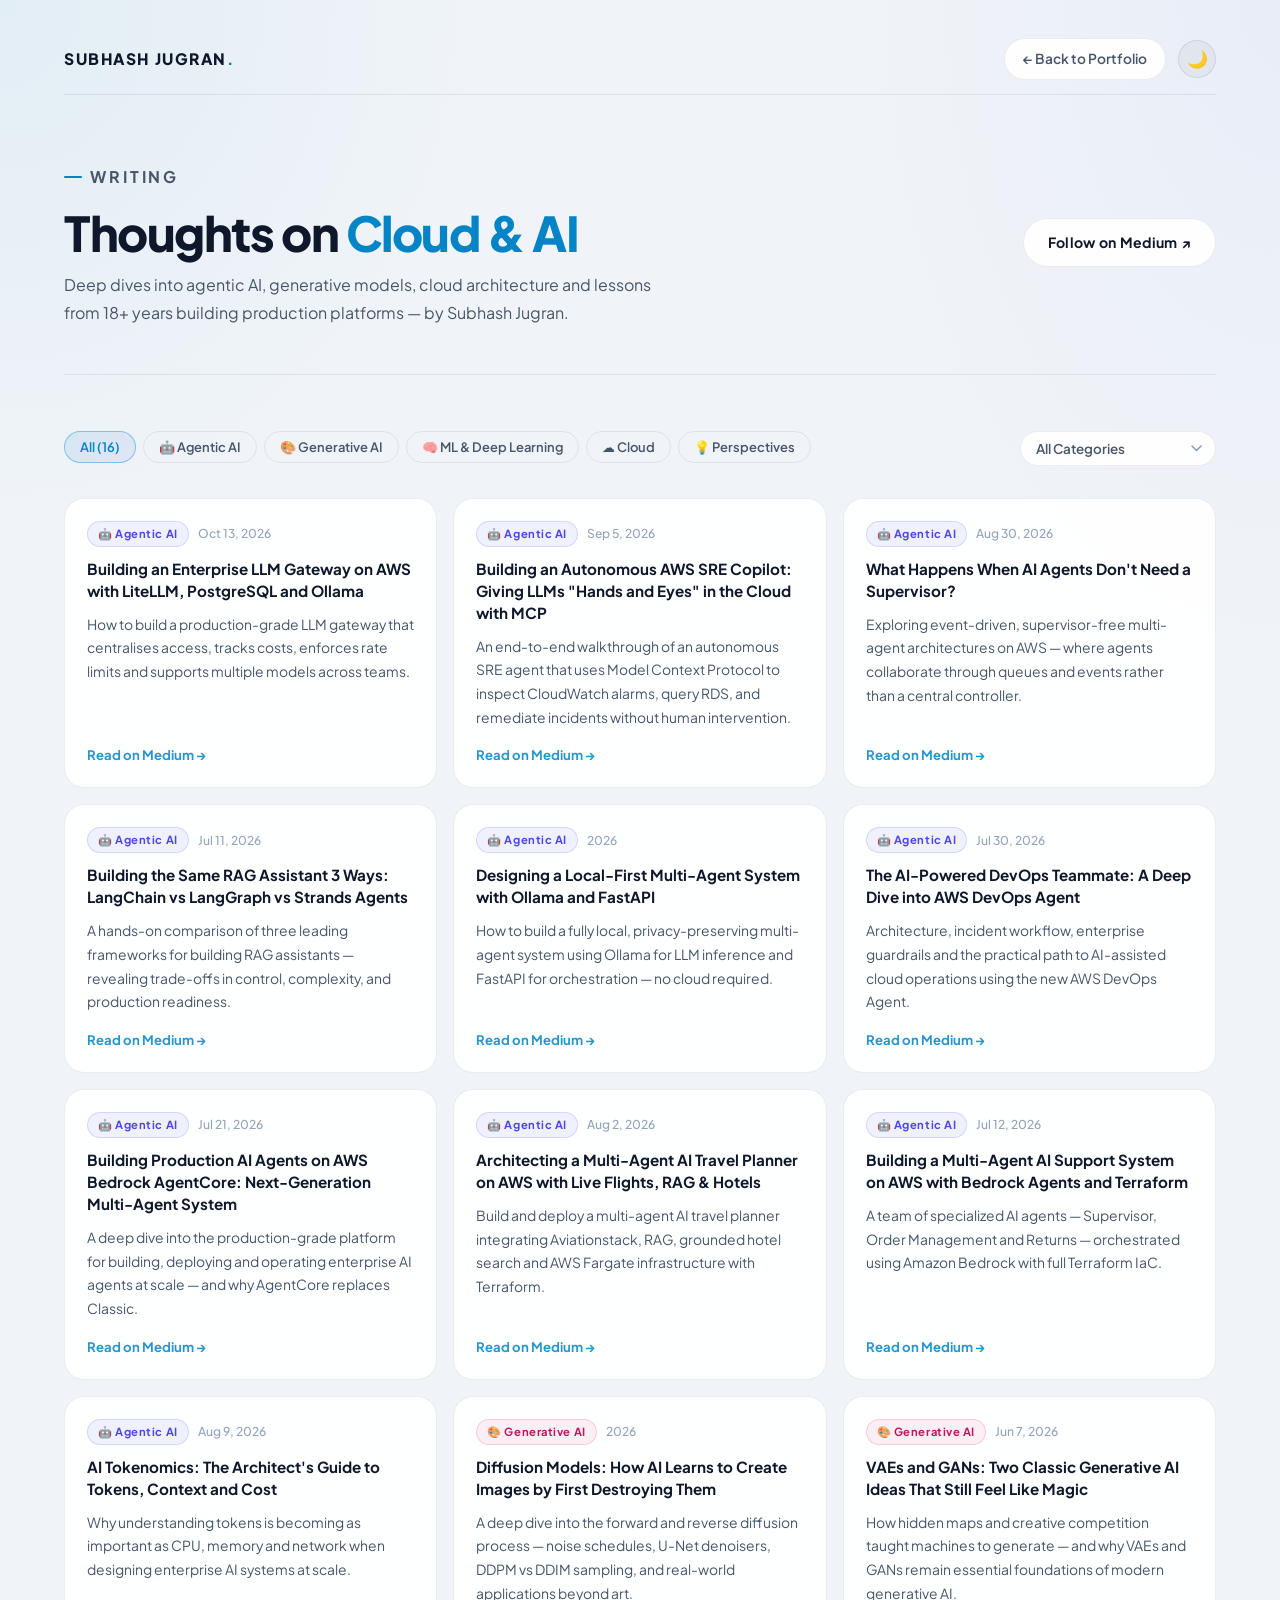
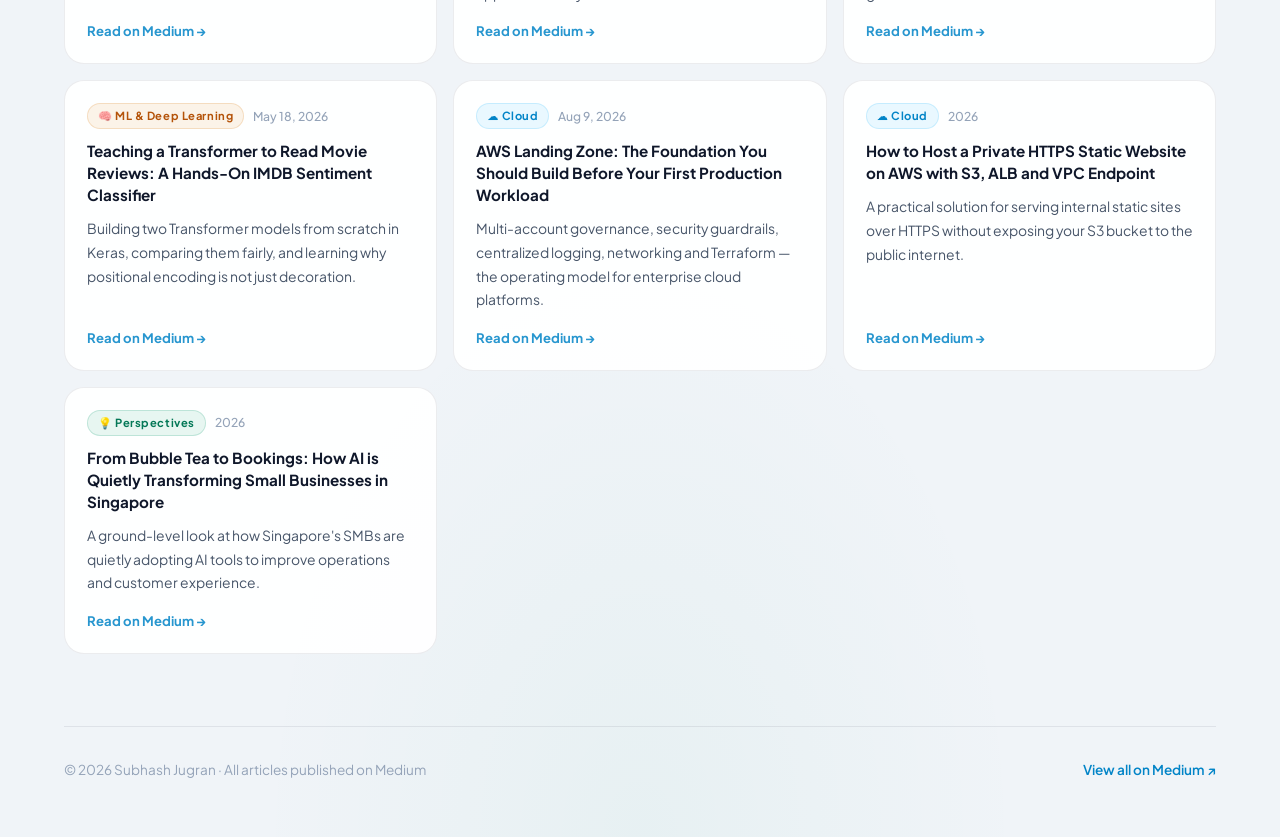
<file: blog/index.html>
<!DOCTYPE html>
<html lang="en" data-theme="light">
<head>
  <meta charset="UTF-8" />
  <meta name="viewport" content="width=device-width, initial-scale=1.0" />
  <title>Blog | Subhash Jugran — Cloud Architecture & AI</title>
  <meta name="description" content="Writing by Subhash Jugran on Agentic AI, Generative AI, ML, Cloud Architecture and perspectives on the future of tech." />
  <link rel="preconnect" href="https://fonts.googleapis.com">
  <link rel="preconnect" href="https://fonts.gstatic.com" crossorigin>
  <link href="https://fonts.googleapis.com/css2?family=Plus+Jakarta+Sans:wght@300;400;500;600;700;800&display=swap" rel="stylesheet">
  <link rel="stylesheet" href="../styles.css" />
  <style>
    /* ── Blog-page-specific styles ── */
    .blog-hero {
      padding: 64px 0 48px;
      border-bottom: 1px solid var(--line);
      margin-bottom: 56px;
    }
    .blog-hero-inner {
      display: flex;
      align-items: center;
      justify-content: space-between;
      gap: 32px;
      flex-wrap: wrap;
    }
    .blog-hero h1 {
      font-size: clamp(2rem, 4vw, 3rem);
      font-weight: 800;
      letter-spacing: -0.03em;
      line-height: 1.1;
      color: var(--text);
      margin-bottom: 12px;
    }
    .blog-hero h1 span { color: var(--primary); }
    .blog-hero p {
      color: var(--text-muted);
      font-size: 1rem;
      line-height: 1.7;
      max-width: 52ch;
    }
    .back-link {
      display: inline-flex;
      align-items: center;
      gap: 7px;
      padding: 9px 18px;
      border-radius: 999px;
      border: 1px solid var(--line);
      background: var(--bg-card);
      color: var(--text-muted);
      font-size: 0.86rem;
      font-weight: 600;
      transition: border-color .2s, color .2s, background .2s;
      white-space: nowrap;
    }
    .back-link:hover {
      border-color: var(--line-hover);
      color: var(--primary);
    }
    .blog-count {
      display: inline-flex;
      align-items: center;
      gap: 6px;
      padding: 5px 14px;
      border-radius: 999px;
      background: var(--primary-glow);
      border: 1px solid var(--line-hover);
      color: var(--primary);
      font-size: 0.8rem;
      font-weight: 700;
      margin-left: 14px;
    }
    .blog-page-topbar {
      display: flex;
      align-items: center;
      justify-content: space-between;
      padding: 14px 0;
      margin-bottom: 0;
      border-bottom: 1px solid var(--line);
    }
    .blog-page-brand {
      font-weight: 800;
      font-size: 0.98rem;
      letter-spacing: 0.1em;
      text-transform: uppercase;
      color: var(--text);
    }
    .blog-page-brand span { color: var(--primary); }
    .blog-page-nav {
      display: flex;
      align-items: center;
      gap: 12px;
    }
    /* Full-width blog grid on this page */
    .blog-grid-full {
      display: grid;
      grid-template-columns: repeat(3, minmax(0,1fr));
      gap: 16px;
    }
    @media (max-width: 900px) {
      .blog-grid-full { grid-template-columns: repeat(2, minmax(0,1fr)); }
    }
    @media (max-width: 560px) {
      .blog-grid-full { grid-template-columns: 1fr; }
      .blog-hero h1   { font-size: 1.8rem; }
      .blog-filter-btn { flex: 1 1 calc(50% - 4px); text-align: center; justify-content: center; }
    }
    .blog-footer {
      margin-top: 72px;
      padding: 32px 0;
      border-top: 1px solid var(--line);
      display: flex;
      align-items: center;
      justify-content: space-between;
      gap: 16px;
      flex-wrap: wrap;
    }
    .blog-footer p { color: var(--text-faint); font-size: 0.85rem; }
    .blog-footer a { color: var(--primary); font-weight: 600; font-size: 0.85rem; }
  </style>
</head>
<body>
  <div class="site-shell">

    <!-- ── Top bar ───────────────────────────────────────── -->
    <div class="blog-page-topbar">
      <a class="blog-page-brand" href="/">SUBHASH JUGRAN<span>.</span></a>
      <div class="blog-page-nav">
        <a class="back-link" href="/">← Back to Portfolio</a>
        <button class="theme-toggle" id="theme-toggle" aria-label="Toggle theme" title="Switch theme">
          <span class="theme-icon">🌙</span>
        </button>
      </div>
    </div>

    <!-- ── Blog hero ─────────────────────────────────────── -->
    <div class="blog-hero">
      <div class="blog-hero-inner">
        <div>
          <p class="eyebrow">Writing</p>
          <h1>Thoughts on <span>Cloud & AI</span></h1>
          <p>Deep dives into agentic AI, generative models, cloud architecture and lessons from 18+ years building production platforms — by Subhash Jugran.</p>
        </div>
        <a class="btn btn-secondary" href="https://medium.com/@subhashjugran" target="_blank" rel="noreferrer">Follow on Medium ↗</a>
      </div>
    </div>

    <!-- ── Filter controls ───────────────────────────────── -->
    <div class="blog-controls" style="margin-bottom:32px;">
      <div class="blog-filter-bar" role="group" aria-label="Filter blogs by category">
        <button class="blog-filter-btn active" data-filter="all">All <span id="count-all"></span></button>
        <button class="blog-filter-btn" data-filter="agentic-ai">🤖 Agentic AI</button>
        <button class="blog-filter-btn" data-filter="generative-ai">🎨 Generative AI</button>
        <button class="blog-filter-btn" data-filter="ml">🧠 ML &amp; Deep Learning</button>
        <button class="blog-filter-btn" data-filter="cloud">☁️ Cloud</button>
        <button class="blog-filter-btn" data-filter="perspectives">💡 Perspectives</button>
      </div>
      <div class="blog-select-wrap">
        <select class="blog-select" id="blog-category-select" aria-label="Select blog category">
          <option value="all">All Categories</option>
          <option value="agentic-ai">🤖 Agentic AI</option>
          <option value="generative-ai">🎨 Generative AI</option>
          <option value="ml">🧠 ML &amp; Deep Learning</option>
          <option value="cloud">☁️ Cloud</option>
          <option value="perspectives">💡 Perspectives</option>
        </select>
      </div>
    </div>

    <!-- ── Blog grid ─────────────────────────────────────── -->
    <div class="blog-grid-full" id="blog-grid">

      <!-- ── Agentic AI ──────────────────────────────────── -->
      <article class="blog-card" data-category="agentic-ai">
        <a href="https://medium.com/@subhashjugran/building-an-enterprise-llm-gateway-on-aws-with-litellm-postgresql-and-ollama-ca6faf0ee6b5" target="_blank" rel="noopener noreferrer">
          <div class="blog-card-inner">
            <div class="blog-meta">
              <span class="blog-tag agentic-tag">🤖 Agentic AI</span>
              <span class="blog-date">Oct 13, 2026</span>
            </div>
            <h3>Building an Enterprise LLM Gateway on AWS with LiteLLM, PostgreSQL and Ollama</h3>
            <p>How to build a production-grade LLM gateway that centralises access, tracks costs, enforces rate limits and supports multiple models across teams.</p>
            <span class="read-more">Read on Medium →</span>
          </div>
        </a>
      </article>

      <article class="blog-card" data-category="agentic-ai">
        <a href="https://medium.com/@subhashjugran/building-an-autonomous-aws-sre-copilot-giving-llms-hands-and-eyes-in-the-cloud-with-mcp-63de6574a2ef" target="_blank" rel="noopener noreferrer">
          <div class="blog-card-inner">
            <div class="blog-meta">
              <span class="blog-tag agentic-tag">🤖 Agentic AI</span>
              <span class="blog-date">Sep 5, 2026</span>
            </div>
            <h3>Building an Autonomous AWS SRE Copilot: Giving LLMs "Hands and Eyes" in the Cloud with MCP</h3>
            <p>An end-to-end walkthrough of an autonomous SRE agent that uses Model Context Protocol to inspect CloudWatch alarms, query RDS, and remediate incidents without human intervention.</p>
            <span class="read-more">Read on Medium →</span>
          </div>
        </a>
      </article>

      <article class="blog-card" data-category="agentic-ai">
        <a href="https://medium.com/@subhashjugran/what-happens-when-ai-agents-dont-need-a-supervisor-851a39b74807" target="_blank" rel="noopener noreferrer">
          <div class="blog-card-inner">
            <div class="blog-meta">
              <span class="blog-tag agentic-tag">🤖 Agentic AI</span>
              <span class="blog-date">Aug 30, 2026</span>
            </div>
            <h3>What Happens When AI Agents Don't Need a Supervisor?</h3>
            <p>Exploring event-driven, supervisor-free multi-agent architectures on AWS — where agents collaborate through queues and events rather than a central controller.</p>
            <span class="read-more">Read on Medium →</span>
          </div>
        </a>
      </article>

      <article class="blog-card" data-category="agentic-ai">
        <a href="https://medium.com/generative-ai/building-the-same-rag-assistant-3-ways-langchain-vs-langgraph-vs-strands-agents-298743d6b4d4" target="_blank" rel="noopener noreferrer">
          <div class="blog-card-inner">
            <div class="blog-meta">
              <span class="blog-tag agentic-tag">🤖 Agentic AI</span>
              <span class="blog-date">Jul 11, 2026</span>
            </div>
            <h3>Building the Same RAG Assistant 3 Ways: LangChain vs LangGraph vs Strands Agents</h3>
            <p>A hands-on comparison of three leading frameworks for building RAG assistants — revealing trade-offs in control, complexity, and production readiness.</p>
            <span class="read-more">Read on Medium →</span>
          </div>
        </a>
      </article>

      <article class="blog-card" data-category="agentic-ai">
        <a href="https://medium.com/@subhashjugran/designing-a-local-first-multi-agent-system-with-ollama-and-fastapi-dda5455c271b" target="_blank" rel="noopener noreferrer">
          <div class="blog-card-inner">
            <div class="blog-meta">
              <span class="blog-tag agentic-tag">🤖 Agentic AI</span>
              <span class="blog-date">2026</span>
            </div>
            <h3>Designing a Local-First Multi-Agent System with Ollama and FastAPI</h3>
            <p>How to build a fully local, privacy-preserving multi-agent system using Ollama for LLM inference and FastAPI for orchestration — no cloud required.</p>
            <span class="read-more">Read on Medium →</span>
          </div>
        </a>
      </article>

      <article class="blog-card" data-category="agentic-ai">
        <a href="https://medium.com/@subhashjugran/from-alert-storm-to-root-cause-d76657711b5c" target="_blank" rel="noopener noreferrer">
          <div class="blog-card-inner">
            <div class="blog-meta">
              <span class="blog-tag agentic-tag">🤖 Agentic AI</span>
              <span class="blog-date">Jul 30, 2026</span>
            </div>
            <h3>The AI-Powered DevOps Teammate: A Deep Dive into AWS DevOps Agent</h3>
            <p>Architecture, incident workflow, enterprise guardrails and the practical path to AI-assisted cloud operations using the new AWS DevOps Agent.</p>
            <span class="read-more">Read on Medium →</span>
          </div>
        </a>
      </article>

      <article class="blog-card" data-category="agentic-ai">
        <a href="https://towardsaws.com/building-production-ai-agents-on-aws-bedrock-agentcore-the-next-generation-multi-agent-system-a529998939bd" target="_blank" rel="noopener noreferrer">
          <div class="blog-card-inner">
            <div class="blog-meta">
              <span class="blog-tag agentic-tag">🤖 Agentic AI</span>
              <span class="blog-date">Jul 21, 2026</span>
            </div>
            <h3>Building Production AI Agents on AWS Bedrock AgentCore: Next-Generation Multi-Agent System</h3>
            <p>A deep dive into the production-grade platform for building, deploying and operating enterprise AI agents at scale — and why AgentCore replaces Classic.</p>
            <span class="read-more">Read on Medium →</span>
          </div>
        </a>
      </article>

      <article class="blog-card" data-category="agentic-ai">
        <a href="https://towardsaws.com/architecting-a-multi-agent-ai-travel-planner-on-aws-integrating-live-flights-grounded-hotels-rag-2fab54deb1a2" target="_blank" rel="noopener noreferrer">
          <div class="blog-card-inner">
            <div class="blog-meta">
              <span class="blog-tag agentic-tag">🤖 Agentic AI</span>
              <span class="blog-date">Aug 2, 2026</span>
            </div>
            <h3>Architecting a Multi-Agent AI Travel Planner on AWS with Live Flights, RAG &amp; Hotels</h3>
            <p>Build and deploy a multi-agent AI travel planner integrating Aviationstack, RAG, grounded hotel search and AWS Fargate infrastructure with Terraform.</p>
            <span class="read-more">Read on Medium →</span>
          </div>
        </a>
      </article>

      <article class="blog-card" data-category="agentic-ai">
        <a href="https://towardsaws.com/building-a-multi-agent-ai-support-system-on-aws-with-bedrock-agents-and-terraform-b0f7b08aea70" target="_blank" rel="noopener noreferrer">
          <div class="blog-card-inner">
            <div class="blog-meta">
              <span class="blog-tag agentic-tag">🤖 Agentic AI</span>
              <span class="blog-date">Jul 12, 2026</span>
            </div>
            <h3>Building a Multi-Agent AI Support System on AWS with Bedrock Agents and Terraform</h3>
            <p>A team of specialized AI agents — Supervisor, Order Management and Returns — orchestrated using Amazon Bedrock with full Terraform IaC.</p>
            <span class="read-more">Read on Medium →</span>
          </div>
        </a>
      </article>

      <article class="blog-card" data-category="agentic-ai">
        <a href="https://ai.plainenglish.io/ai-tokenomics-the-architects-guide-to-tokens-context-and-cost-401dd565f2f6" target="_blank" rel="noopener noreferrer">
          <div class="blog-card-inner">
            <div class="blog-meta">
              <span class="blog-tag agentic-tag">🤖 Agentic AI</span>
              <span class="blog-date">Aug 9, 2026</span>
            </div>
            <h3>AI Tokenomics: The Architect's Guide to Tokens, Context and Cost</h3>
            <p>Why understanding tokens is becoming as important as CPU, memory and network when designing enterprise AI systems at scale.</p>
            <span class="read-more">Read on Medium →</span>
          </div>
        </a>
      </article>

      <!-- ── Generative AI ───────────────────────────────── -->
      <article class="blog-card" data-category="generative-ai">
        <a href="https://medium.com/@subhashjugran/diffusion-models-how-ai-learns-to-create-images-by-first-destroying-a9ed9242797d" target="_blank" rel="noopener noreferrer">
          <div class="blog-card-inner">
            <div class="blog-meta">
              <span class="blog-tag genai-tag">🎨 Generative AI</span>
              <span class="blog-date">2026</span>
            </div>
            <h3>Diffusion Models: How AI Learns to Create Images by First Destroying Them</h3>
            <p>A deep dive into the forward and reverse diffusion process — noise schedules, U-Net denoisers, DDPM vs DDIM sampling, and real-world applications beyond art.</p>
            <span class="read-more">Read on Medium →</span>
          </div>
        </a>
      </article>

      <article class="blog-card" data-category="generative-ai">
        <a href="https://generativeai.pub/vaes-and-gans-two-classic-generative-ai-ideas-that-still-feel-like-magic-d2f6dc1237fd" target="_blank" rel="noopener noreferrer">
          <div class="blog-card-inner">
            <div class="blog-meta">
              <span class="blog-tag genai-tag">🎨 Generative AI</span>
              <span class="blog-date">Jun 7, 2026</span>
            </div>
            <h3>VAEs and GANs: Two Classic Generative AI Ideas That Still Feel Like Magic</h3>
            <p>How hidden maps and creative competition taught machines to generate — and why VAEs and GANs remain essential foundations of modern generative AI.</p>
            <span class="read-more">Read on Medium →</span>
          </div>
        </a>
      </article>

      <!-- ── ML & Deep Learning ──────────────────────────── -->
      <article class="blog-card" data-category="ml">
        <a href="https://medium.com/@subhashjugran/teaching-a-transformer-to-read-movie-reviews-a-hands-on-imdb-sentiment-classifier-521083fb0e10" target="_blank" rel="noopener noreferrer">
          <div class="blog-card-inner">
            <div class="blog-meta">
              <span class="blog-tag ml-tag">🧠 ML &amp; Deep Learning</span>
              <span class="blog-date">May 18, 2026</span>
            </div>
            <h3>Teaching a Transformer to Read Movie Reviews: A Hands-On IMDB Sentiment Classifier</h3>
            <p>Building two Transformer models from scratch in Keras, comparing them fairly, and learning why positional encoding is not just decoration.</p>
            <span class="read-more">Read on Medium →</span>
          </div>
        </a>
      </article>

      <!-- ── Cloud ──────────────────────────────────────── -->
      <article class="blog-card" data-category="cloud">
        <a href="https://medium.com/@subhashjugran/aws-landing-zone-the-foundation-you-should-build-before-your-first-production-workload-bf93ce30afc9" target="_blank" rel="noopener noreferrer">
          <div class="blog-card-inner">
            <div class="blog-meta">
              <span class="blog-tag cloud-tag">☁️ Cloud</span>
              <span class="blog-date">Aug 9, 2026</span>
            </div>
            <h3>AWS Landing Zone: The Foundation You Should Build Before Your First Production Workload</h3>
            <p>Multi-account governance, security guardrails, centralized logging, networking and Terraform — the operating model for enterprise cloud platforms.</p>
            <span class="read-more">Read on Medium →</span>
          </div>
        </a>
      </article>

      <article class="blog-card" data-category="cloud">
        <a href="https://medium.com/@subhashjugran/how-to-host-a-private-https-static-website-on-aws-with-s3-alb-and-s3-vpc-endpoint-92fd46e4027f" target="_blank" rel="noopener noreferrer">
          <div class="blog-card-inner">
            <div class="blog-meta">
              <span class="blog-tag cloud-tag">☁️ Cloud</span>
              <span class="blog-date">2026</span>
            </div>
            <h3>How to Host a Private HTTPS Static Website on AWS with S3, ALB and VPC Endpoint</h3>
            <p>A practical solution for serving internal static sites over HTTPS without exposing your S3 bucket to the public internet.</p>
            <span class="read-more">Read on Medium →</span>
          </div>
        </a>
      </article>

      <!-- ── Perspectives ────────────────────────────────── -->
      <article class="blog-card" data-category="perspectives">
        <a href="https://medium.com/@subhashjugran/from-bubble-tea-to-bookings-how-ai-is-quietly-transforming-small-businesses-in-singapore-bbc2edae82a1" target="_blank" rel="noopener noreferrer">
          <div class="blog-card-inner">
            <div class="blog-meta">
              <span class="blog-tag perspectives-tag">💡 Perspectives</span>
              <span class="blog-date">2026</span>
            </div>
            <h3>From Bubble Tea to Bookings: How AI is Quietly Transforming Small Businesses in Singapore</h3>
            <p>A ground-level look at how Singapore's SMBs are quietly adopting AI tools to improve operations and customer experience.</p>
            <span class="read-more">Read on Medium →</span>
          </div>
        </a>
      </article>

    </div><!-- /blog-grid-full -->

    <!-- ── Footer ─────────────────────────────────────────── -->
    <div class="blog-footer">
      <p>© 2026 Subhash Jugran · All articles published on Medium</p>
      <a href="https://medium.com/@subhashjugran" target="_blank" rel="noreferrer">View all on Medium ↗</a>
    </div>

  </div><!-- /site-shell -->

  <script>
    // ── Theme toggle (standalone, no dependency on main script.js) ──
    const html      = document.documentElement;
    const toggleBtn = document.getElementById('theme-toggle');
    const themeIcon = toggleBtn ? toggleBtn.querySelector('.theme-icon') : null;
    const ICONS     = { dark: '☀️', light: '🌙' };

    function applyTheme(theme) {
      html.setAttribute('data-theme', theme);
      localStorage.setItem('theme', theme);
      if (themeIcon) themeIcon.textContent = ICONS[theme];
    }
    applyTheme(localStorage.getItem('theme') || 'light');
    if (toggleBtn) {
      toggleBtn.addEventListener('click', () => {
        applyTheme(html.getAttribute('data-theme') === 'dark' ? 'light' : 'dark');
      });
    }

    // ── Blog filter ──
    const filterBtns     = document.querySelectorAll('.blog-filter-btn');
    const blogCards      = document.querySelectorAll('.blog-card');
    const categorySelect = document.getElementById('blog-category-select');

    // Update "All" count
    const countBadge = document.getElementById('count-all');
    if (countBadge) countBadge.textContent = `(${blogCards.length})`;

    function filterBlogs(category) {
      filterBtns.forEach(b => b.classList.toggle('active', b.dataset.filter === category));
      if (categorySelect) categorySelect.value = category;
      blogCards.forEach(card => {
        const match = category === 'all' || card.dataset.category === category;
        if (match) {
          card.classList.remove('hidden');
          card.style.animation = 'none';
          void card.offsetHeight;
          card.style.animation = 'fadeInCard 0.3s ease forwards';
        } else {
          card.classList.add('hidden');
        }
      });
    }

    filterBtns.forEach(btn => btn.addEventListener('click', () => filterBlogs(btn.dataset.filter)));
    if (categorySelect) categorySelect.addEventListener('change', () => filterBlogs(categorySelect.value));
  </script>
</body>
</html>
</file>
<file: styles.css>
/* ============================================================
   SUBHASH JUGRAN — Portfolio  |  Light + Dark Theme
   ============================================================ */

@import url('https://fonts.googleapis.com/css2?family=Plus+Jakarta+Sans:wght@300;400;500;600;700;800&display=swap');

/* ── DARK THEME (default) ──────────────────────────────────── */
:root {
  --bg:              #060c18;
  --bg-soft:         #0b1425;
  --bg-card:         rgba(12,22,44,0.82);
  --bg-card-hover:   rgba(15,28,54,0.94);
  --bg-card-solid:   #0d1c38;

  --text:            #e8f0fe;
  --text-muted:      #8999bb;
  --text-faint:      #4e5f7a;

  --line:            rgba(255,255,255,0.07);
  --line-hover:      rgba(56,189,248,0.35);

  --primary:         #38bdf8;
  --primary-glow:    rgba(56,189,248,0.22);
  --primary-dark:    #0ea5e9;
  --secondary:       #818cf8;
  --accent:          #34d399;

  --nav-bg:          rgba(6,12,24,0.80);
  --topbar-border:   rgba(255,255,255,0.08);

  --shadow-sm:       0 4px 20px rgba(0,0,0,0.28);
  --shadow-md:       0 12px 40px rgba(0,0,0,0.40);
  --shadow-lg:       0 24px 80px rgba(0,0,0,0.50);
  --shadow-glow:     0 0 40px rgba(56,189,248,0.10);

  --radius:    20px;
  --radius-lg: 28px;
  --max:       1200px;

  /* toggle icon */
  --toggle-icon: '☀️';
}

/* ── LIGHT THEME ───────────────────────────────────────────── */
[data-theme="light"] {
  --bg:              #f0f4f8;
  --bg-soft:         #e4ecf5;
  --bg-card:         rgba(255,255,255,0.92);
  --bg-card-hover:   rgba(255,255,255,1);
  --bg-card-solid:   #ffffff;

  --text:            #0f172a;
  --text-muted:      #475569;
  --text-faint:      #94a3b8;

  --line:            rgba(15,23,42,0.08);
  --line-hover:      rgba(2,132,199,0.4);

  --primary:         #0284c7;
  --primary-glow:    rgba(2,132,199,0.16);
  --primary-dark:    #0369a1;
  --secondary:       #6366f1;
  --accent:          #059669;

  --nav-bg:          rgba(240,244,248,0.88);
  --topbar-border:   rgba(15,23,42,0.10);

  --shadow-sm:       0 2px 12px rgba(15,23,42,0.08);
  --shadow-md:       0 8px 32px rgba(15,23,42,0.12);
  --shadow-lg:       0 20px 64px rgba(15,23,42,0.16);
  --shadow-glow:     0 0 30px rgba(2,132,199,0.10);

  --toggle-icon: '🌙';
}

/* ── Body background ───────────────────────────────────────── */
*, *::before, *::after { box-sizing: border-box; margin: 0; padding: 0; }

html {
  scroll-behavior: smooth;
  -webkit-font-smoothing: antialiased;
  -moz-osx-font-smoothing: grayscale;
}

body {
  font-family: 'Plus Jakarta Sans', system-ui, -apple-system, sans-serif;
  background-color: var(--bg);
  color: var(--text);
  line-height: 1.6;
  transition: background-color 0.35s ease, color 0.35s ease;
}

/* Dark mode body gradient */
:root body {
  background-image:
    radial-gradient(ellipse 80% 50% at 0% -10%,  rgba(56,189,248,0.11) 0%, transparent 60%),
    radial-gradient(ellipse 60% 40% at 100% 10%, rgba(129,140,248,0.09) 0%, transparent 55%),
    radial-gradient(ellipse 50% 60% at 50% 100%, rgba(52,211,153,0.05) 0%, transparent 60%);
}

/* Light mode body gradient */
[data-theme="light"] body {
  background-image:
    radial-gradient(ellipse 70% 40% at 0% 0%,   rgba(2,132,199,0.06) 0%, transparent 55%),
    radial-gradient(ellipse 60% 50% at 100% 0%,  rgba(99,102,241,0.05) 0%, transparent 55%),
    radial-gradient(ellipse 50% 40% at 50% 100%, rgba(5,150,105,0.04) 0%, transparent 60%);
}

a   { color: inherit; text-decoration: none; }
img { max-width: 100%; display: block; }
ul  { list-style: none; padding: 0; }

/* ── Layout ─────────────────────────────────────────────────── */
.site-shell {
  width: min(100%, var(--max));
  margin: 0 auto;
  padding: 24px;
}

/* ── Topbar ─────────────────────────────────────────────────── */
.topbar {
  position: sticky;
  top: 16px;
  z-index: 100;
  display: flex;
  align-items: center;
  gap: 10px;
  justify-content: space-between;
  padding: 12px 20px;
  margin-bottom: 32px;
  border: 1px solid var(--topbar-border);
  background: var(--nav-bg);
  backdrop-filter: blur(20px);
  -webkit-backdrop-filter: blur(20px);
  border-radius: 999px;
  box-shadow: var(--shadow-md);
  transition: background 0.35s ease, border-color 0.35s ease, box-shadow 0.35s ease;
}

.brand {
  font-weight: 800;
  font-size: 1rem;
  letter-spacing: 0.1em;
  text-transform: uppercase;
  color: var(--text);
  flex-shrink: 0;
}
.brand span { color: var(--primary); }

.nav {
  display: flex;
  gap: 2px;
  align-items: center;
}

.nav a {
  padding: 7px 13px;
  border-radius: 999px;
  color: var(--text-muted);
  font-size: 0.86rem;
  font-weight: 500;
  transition: color .2s ease, background .2s ease;
}

.nav a:hover {
  color: var(--text);
  background: rgba(128,128,128,0.1);
}

.resume-link {
  padding: 8px 18px;
  border-radius: 999px;
  border: 1px solid var(--line-hover);
  color: var(--primary) !important;
  font-weight: 700;
  font-size: 0.83rem;
  white-space: nowrap;
  transition: background .2s ease, border-color .2s ease, box-shadow .2s ease;
}

.resume-link:hover {
  background: var(--primary-glow);
  box-shadow: 0 0 20px var(--primary-glow);
}

/* ── Theme toggle button ────────────────────────────────────── */
.theme-toggle {
  display: inline-flex;
  align-items: center;
  justify-content: center;
  width: 38px;
  height: 38px;
  border-radius: 50%;
  border: 1px solid var(--topbar-border);
  background: rgba(128,128,128,0.08);
  cursor: pointer;
  font-size: 1.05rem;
  transition: background .2s ease, border-color .2s ease, transform .2s ease;
  flex-shrink: 0;
}

.theme-toggle:hover {
  background: rgba(128,128,128,0.15);
  border-color: var(--line-hover);
  transform: rotate(20deg);
}

.menu-toggle {
  display: none;
  background: transparent;
  color: var(--text);
  border: 0;
  font-size: 1.3rem;
  cursor: pointer;
  padding: 5px 8px;
  border-radius: 8px;
  transition: background .2s;
  flex-shrink: 0;
}
.menu-toggle:hover { background: rgba(128,128,128,0.1); }

/* ── Sections ───────────────────────────────────────────────── */
.section { padding: 80px 0; }

/* ── Eyebrow ────────────────────────────────────────────────── */
.eyebrow {
  display: inline-flex;
  align-items: center;
  gap: 8px;
  color: var(--primary);
  font-size: 0.72rem;
  font-weight: 700;
  letter-spacing: 0.18em;
  text-transform: uppercase;
  margin-bottom: 16px;
}

.eyebrow::before {
  content: '';
  display: block;
  width: 18px;
  height: 2px;
  background: var(--primary);
  border-radius: 2px;
  flex-shrink: 0;
}

/* ── Headings ───────────────────────────────────────────────── */
.section-heading { margin-bottom: 48px; }

.section-heading h2,
.contact-card h2,
.hero h2 {
  font-size: clamp(1.9rem, 4vw, 2.8rem);
  font-weight: 800;
  line-height: 1.1;
  letter-spacing: -0.035em;
  color: var(--text);
  max-width: 22ch;
  transition: color 0.35s ease;
}

/* ── Hero ───────────────────────────────────────────────────── */
.hero {
  display: grid;
  grid-template-columns: 1.15fr 0.85fr;
  gap: 48px;
  align-items: center;
  min-height: calc(100vh - 180px);
}

.hero h2 {
  font-size: clamp(2.2rem, 4.8vw, 3.6rem);
  max-width: 16ch;
  margin-bottom: 18px;
  background: linear-gradient(135deg, var(--text) 40%, var(--primary));
  -webkit-background-clip: text;
  -webkit-text-fill-color: transparent;
  background-clip: text;
}

.lead {
  color: var(--text-muted);
  line-height: 1.78;
  font-size: 1.04rem;
  max-width: 58ch;
  margin-bottom: 34px;
  font-weight: 400;
  transition: color 0.35s ease;
}

/* ── Buttons ────────────────────────────────────────────────── */
.hero-actions, .contact-actions {
  display: flex;
  gap: 12px;
  flex-wrap: wrap;
}

.btn {
  display: inline-flex;
  align-items: center;
  justify-content: center;
  padding: 12px 24px;
  border-radius: 999px;
  font-weight: 700;
  font-size: 0.88rem;
  letter-spacing: 0.02em;
  border: 1px solid transparent;
  transition: transform .2s ease, box-shadow .2s ease, background .2s ease, border-color .2s ease;
}

.btn:hover { transform: translateY(-2px); }

.btn-primary {
  background: linear-gradient(135deg, var(--primary), var(--primary-dark));
  color: #fff;
  font-weight: 800;
  box-shadow: 0 8px 24px var(--primary-glow);
}
.btn-primary:hover { box-shadow: 0 12px 32px var(--primary-glow); }

.btn-secondary {
  border-color: var(--line);
  background: var(--bg-card);
  color: var(--text);
}
.btn-secondary:hover {
  border-color: var(--line-hover);
  background: var(--bg-card-hover);
}

/* ── Hero metrics ───────────────────────────────────────────── */
.hero-metrics {
  display: grid;
  grid-template-columns: repeat(3, minmax(0, 1fr));
  gap: 12px;
  margin-top: 34px;
}

.hero-metrics article {
  border: 1px solid var(--line);
  background: var(--bg-card);
  border-radius: var(--radius);
  padding: 18px;
  backdrop-filter: blur(10px);
  transition: border-color .25s, background .35s ease;
}
.hero-metrics article:hover { border-color: var(--line-hover); }

.hero-metrics strong {
  display: block;
  font-size: 1.05rem;
  font-weight: 800;
  color: var(--primary);
  margin-bottom: 5px;
  transition: color 0.35s ease;
}
.hero-metrics span {
  color: var(--text-muted);
  font-size: 0.83rem;
  line-height: 1.5;
  transition: color 0.35s ease;
}

/* ── Portrait ───────────────────────────────────────────────── */
.hero-visual { position: relative; min-height: 560px; }

.portrait-card {
  position: relative;
  border-radius: var(--radius-lg);
  overflow: hidden;
  border: 1px solid var(--line);
  box-shadow: var(--shadow-lg), var(--shadow-glow);
  transition: border-color 0.35s ease;
}

.portrait {
  width: 100%;
  height: 560px;
  object-fit: cover;
  object-position: center top;
}

.portrait-glow {
  position: absolute;
  inset: auto auto -20% -10%;
  width: 260px;
  height: 260px;
  background: radial-gradient(circle, var(--primary-glow), transparent 68%);
  filter: blur(12px);
  pointer-events: none;
}

.floating-card {
  position: absolute;
  max-width: 255px;
  padding: 13px 17px;
  border-radius: var(--radius);
  border: 1px solid var(--line);
  background: var(--bg-card);
  backdrop-filter: blur(18px);
  -webkit-backdrop-filter: blur(18px);
  box-shadow: var(--shadow-md);
  transition: background 0.35s ease, border-color 0.35s ease;
}
.floating-card-top    { top: 20px; left: -18px; }
.floating-card-bottom { right: -18px; bottom: 24px; }

.floating-label {
  display: block;
  color: var(--accent);
  font-size: 0.7rem;
  font-weight: 700;
  letter-spacing: 0.14em;
  text-transform: uppercase;
  margin-bottom: 5px;
}
.floating-card strong {
  font-size: 0.9rem;
  font-weight: 600;
  color: var(--text);
  line-height: 1.4;
}

/* ── Glass cards ────────────────────────────────────────────── */
.glass-card {
  border: 1px solid var(--line);
  background: var(--bg-card);
  border-radius: var(--radius);
  box-shadow: var(--shadow-sm);
  padding: 28px 30px;
  backdrop-filter: blur(12px);
  transition: border-color .25s ease, background 0.35s ease;
}
.glass-card:hover { border-color: var(--line-hover); }
.glass-card p { color: var(--text-muted); line-height: 1.8; font-size: 0.98rem; }
.glass-card p + p { margin-top: 13px; }

/* ── Grids ──────────────────────────────────────────────────── */
.about-grid, .cert-layout {
  display: grid;
  grid-template-columns: repeat(2, minmax(0, 1fr));
  gap: 18px;
}

.values-card h3, .glass-card h3 {
  font-size: 1rem;
  font-weight: 700;
  color: var(--text);
  margin-bottom: 16px;
}

.check-list { display: grid; gap: 11px; }
.check-list li {
  display: flex;
  align-items: center;
  gap: 10px;
  color: var(--text-muted);
  font-size: 0.93rem;
  line-height: 1.5;
}
.check-list li::before {
  content: '';
  width: 6px; height: 6px;
  border-radius: 50%;
  background: var(--primary);
  flex-shrink: 0;
}

/* ── Chips ──────────────────────────────────────────────────── */
.chip-grid { display: flex; flex-wrap: wrap; gap: 9px; margin-top: 4px; }

.chip {
  display: inline-flex;
  align-items: center;
  padding: 6px 13px;
  border-radius: 999px;
  border: 1px solid var(--line);
  background: rgba(128,128,128,0.05);
  color: var(--text-muted);
  font-size: 0.8rem;
  font-weight: 500;
  transition: border-color .2s, color .2s, transform .2s;
}
.chip:hover {
  border-color: var(--line-hover);
  color: var(--primary);
  transform: translateY(-2px);
}

/* ── Capabilities ───────────────────────────────────────────── */
.capability-grid {
  display: grid;
  grid-template-columns: repeat(3, minmax(0, 1fr));
  gap: 14px;
}

.capability-card {
  border: 1px solid var(--line);
  background: var(--bg-card);
  border-radius: var(--radius);
  padding: 24px;
  transition: transform .25s ease, border-color .25s ease, background 0.35s ease, box-shadow .25s ease;
}
.capability-card:hover {
  transform: translateY(-4px);
  border-color: var(--line-hover);
  box-shadow: var(--shadow-md);
}
.capability-card h3 { font-size: 0.98rem; font-weight: 700; color: var(--text); margin-bottom: 9px; }
.capability-card p  { color: var(--text-muted); font-size: 0.87rem; line-height: 1.7; }

/* ── Tab section ────────────────────────────────────────────── */
.section-heading.with-tabs {
  display: flex;
  align-items: flex-end;
  justify-content: space-between;
  gap: 18px;
  margin-bottom: 28px;
}

.tabs { display: flex; gap: 6px; flex-wrap: wrap; }

.tab-button {
  border: 1px solid var(--line);
  background: transparent;
  color: var(--text-muted);
  padding: 8px 17px;
  border-radius: 999px;
  font-size: 0.84rem;
  font-weight: 600;
  cursor: pointer;
  transition: color .2s, border-color .2s, background .2s, transform .2s;
  font-family: inherit;
}
.tab-button:hover {
  color: var(--text);
  border-color: var(--line-hover);
  background: rgba(128,128,128,0.06);
  transform: translateY(-2px);
}
.tab-button.active {
  background: linear-gradient(135deg, rgba(56,189,248,0.13), rgba(129,140,248,0.14));
  border-color: var(--line-hover);
  color: var(--primary);
}

[data-theme="light"] .tab-button.active {
  background: linear-gradient(135deg, rgba(2,132,199,0.12), rgba(99,102,241,0.12));
}

.tab-panel        { display: none; }
.tab-panel.active { display: block; }

/* ── Project cards ──────────────────────────────────────────── */
.project-grid {
  display: grid;
  grid-template-columns: repeat(3, minmax(0, 1fr));
  gap: 14px;
}

.project-card {
  border: 1px solid var(--line);
  background: var(--bg-card);
  border-radius: var(--radius);
  padding: 24px;
  transition: transform .25s, border-color .25s, box-shadow .25s, background 0.35s;
}
.project-card:hover {
  transform: translateY(-4px);
  border-color: var(--line-hover);
  box-shadow: var(--shadow-md);
}
.project-card.featured {
  border-color: rgba(56,189,248,0.14);
}
[data-theme="light"] .project-card.featured {
  background: linear-gradient(160deg, rgba(240,248,255,0.9), rgba(255,255,255,1));
  border-color: rgba(2,132,199,0.18);
}

.project-tag {
  display: inline-flex;
  padding: 4px 11px;
  border-radius: 999px;
  background: rgba(56,189,248,0.1);
  color: var(--primary);
  font-size: 0.72rem;
  font-weight: 700;
  letter-spacing: 0.06em;
  text-transform: uppercase;
  margin-bottom: 13px;
}
[data-theme="light"] .project-tag {
  background: rgba(2,132,199,0.1);
}

.project-card h3 { font-size: 0.97rem; font-weight: 700; color: var(--text); margin-bottom: 9px; line-height: 1.4; }
.project-card p  { color: var(--text-muted); font-size: 0.87rem; line-height: 1.7; }
.project-card ul { margin: 13px 0 0; display: grid; gap: 7px; }
.project-card ul li {
  display: flex; align-items: center; gap: 8px;
  color: var(--text-muted); font-size: 0.85rem; line-height: 1.5;
}
.project-card ul li::before {
  content: ''; width: 5px; height: 5px; border-radius: 50%;
  background: var(--primary); flex-shrink: 0;
}
.inline-link {
  display: inline-block;
  margin-top: 13px;
  color: var(--primary);
  font-weight: 600; font-size: 0.87rem;
}

/* ── Blog controls ──────────────────────────────────────────── */
.blog-controls {
  display: flex;
  align-items: flex-start;
  justify-content: space-between;
  gap: 14px;
  margin-bottom: 26px;
  flex-wrap: wrap;
}

.blog-filter-bar {
  display: flex; gap: 7px; flex-wrap: wrap; flex: 1;
}

.blog-filter-btn {
  padding: 7px 15px;
  border-radius: 999px;
  border: 1px solid var(--line);
  background: transparent;
  color: var(--text-muted);
  font-size: 0.81rem;
  font-weight: 600;
  cursor: pointer;
  transition: color .2s, border-color .2s, background .2s, transform .2s;
  font-family: inherit;
}
.blog-filter-btn:hover {
  border-color: var(--line-hover);
  color: var(--text);
  transform: translateY(-2px);
}
.blog-filter-btn.active {
  background: linear-gradient(135deg, rgba(56,189,248,0.13), rgba(129,140,248,0.14));
  border-color: var(--line-hover);
  color: var(--primary);
}
[data-theme="light"] .blog-filter-btn.active {
  background: linear-gradient(135deg, rgba(2,132,199,0.1), rgba(99,102,241,0.1));
}

.blog-select-wrap { flex-shrink: 0; }

.blog-select {
  appearance: none; -webkit-appearance: none;
  padding: 8px 34px 8px 15px;
  border-radius: 999px;
  border: 1px solid var(--line);
  background: var(--bg-card) url("data:image/svg+xml,%3Csvg xmlns='http://www.w3.org/2000/svg' width='11' height='7' viewBox='0 0 11 7'%3E%3Cpath d='M1 1l4.5 4.5L10 1' stroke='%238999bb' stroke-width='1.5' fill='none' stroke-linecap='round'/%3E%3C/svg%3E") no-repeat right 13px center;
  color: var(--text-muted);
  font-size: 0.84rem;
  font-weight: 600;
  cursor: pointer;
  min-width: 190px;
  font-family: inherit;
  transition: border-color .2s, color .2s, background 0.35s;
}
.blog-select:hover, .blog-select:focus {
  border-color: var(--line-hover);
  color: var(--text);
  outline: none;
}

/* ── Blog grid ──────────────────────────────────────────────── */
@keyframes fadeInCard {
  from { opacity: 0; transform: translateY(12px); }
  to   { opacity: 1; transform: translateY(0); }
}

.blog-grid {
  display: grid;
  grid-template-columns: repeat(3, minmax(0, 1fr));
  gap: 14px;
}

.blog-card {
  border: 1px solid var(--line);
  background: var(--bg-card);
  border-radius: var(--radius);
  overflow: hidden;
  transition: transform .25s, border-color .25s, box-shadow .25s, background 0.35s;
}
.blog-card a { display: flex; flex-direction: column; height: 100%; color: inherit; }
.blog-card-inner { padding: 22px; display: flex; flex-direction: column; gap: 11px; flex: 1; }
.blog-card:hover {
  transform: translateY(-5px);
  border-color: var(--line-hover);
  box-shadow: var(--shadow-md);
}

.blog-meta { display: flex; align-items: center; gap: 9px; flex-wrap: wrap; }

.blog-tag {
  display: inline-flex; align-items: center;
  padding: 3px 10px; border-radius: 999px;
  font-size: 0.7rem; font-weight: 700; letter-spacing: 0.05em;
}

.agentic-tag, .ai-tag {
  background: rgba(129,140,248,0.13); color: #a5b4fc;
  border: 1px solid rgba(129,140,248,0.22);
}
[data-theme="light"] .agentic-tag,
[data-theme="light"] .ai-tag {
  background: rgba(99,102,241,0.09); color: #4f46e5;
  border-color: rgba(99,102,241,0.2);
}

.genai-tag {
  background: rgba(236,72,153,0.11); color: #f472b6;
  border: 1px solid rgba(236,72,153,0.2);
}
[data-theme="light"] .genai-tag {
  background: rgba(219,39,119,0.08); color: #be185d;
  border-color: rgba(219,39,119,0.18);
}

.ml-tag {
  background: rgba(245,158,11,0.11); color: #fbbf24;
  border: 1px solid rgba(245,158,11,0.2);
}
[data-theme="light"] .ml-tag {
  background: rgba(217,119,6,0.09); color: #b45309;
  border-color: rgba(217,119,6,0.18);
}

.cloud-tag {
  background: rgba(56,189,248,0.10); color: var(--primary);
  border: 1px solid rgba(56,189,248,0.2);
}

.perspectives-tag, .others-tag {
  background: rgba(52,211,153,0.10); color: var(--accent);
  border: 1px solid rgba(52,211,153,0.2);
}
[data-theme="light"] .perspectives-tag,
[data-theme="light"] .others-tag {
  background: rgba(5,150,105,0.09); color: #047857;
  border-color: rgba(5,150,105,0.18);
}

.blog-date { color: var(--text-faint); font-size: 0.76rem; font-weight: 500; }
.blog-card h3 { font-size: 0.95rem; font-weight: 700; color: var(--text); line-height: 1.45; }
.blog-card p  { color: var(--text-muted); font-size: 0.87rem; line-height: 1.7; flex: 1; }
.read-more {
  display: inline-flex; align-items: center; gap: 4px;
  color: var(--primary); font-size: 0.82rem; font-weight: 700;
  margin-top: 4px; opacity: 0.85;
  transition: opacity .2s, gap .2s;
}
.blog-card:hover .read-more { opacity: 1; gap: 8px; }
.blog-card.hidden { display: none; }

/* ── Insight pills ──────────────────────────────────────────── */
.insight-strip { display: flex; flex-wrap: wrap; gap: 10px; }

.insight-pill {
  display: inline-flex; align-items: center;
  padding: 9px 18px; border-radius: 999px;
  border: 1px solid var(--line);
  background: rgba(128,128,128,0.04);
  color: var(--text-muted);
  font-size: 0.87rem; font-weight: 500;
  transition: border-color .2s, color .2s, transform .2s, background 0.35s;
}
.insight-pill:hover {
  border-color: var(--line-hover);
  color: var(--primary);
  transform: translateY(-2px);
}

/* ── Contact ────────────────────────────────────────────────── */
.contact-card {
  display: flex; justify-content: space-between;
  align-items: center; gap: 32px;
  border: 1px solid var(--line-hover);
  background: var(--bg-card);
  border-radius: var(--radius-lg);
  padding: 44px 48px;
  box-shadow: var(--shadow-lg), var(--shadow-glow);
  transition: background 0.35s ease, border-color 0.35s ease;
}
.contact-card h2 { max-width: 18ch; }

/* ── Desktop-only ───────────────────────────────────────────── */
.desktop-only { display: inline-flex; }

/* ── Responsive: 1080px ─────────────────────────────────────── */
@media (max-width: 1080px) {
  .hero, .about-grid, .cert-layout, .capability-grid, .project-grid, .contact-card {
    grid-template-columns: 1fr;
  }
  .hero { min-height: auto; }
  .hero-visual { min-height: auto; }
  .portrait { height: auto; aspect-ratio: 4/5; }
  .floating-card-top, .floating-card-bottom { position: static; margin-top: 12px; max-width: 100%; }
  .hero-metrics { grid-template-columns: repeat(3, 1fr); }
  .with-tabs, .contact-card { display: grid; }
  .blog-grid { grid-template-columns: repeat(2, minmax(0, 1fr)); }
}

/* ── Responsive: 860px ──────────────────────────────────────── */
@media (max-width: 860px) {
  .nav, .desktop-only { display: none; }
  .menu-toggle { display: inline-flex; }
  .topbar { border-radius: 20px; padding: 10px 16px; }
  .topbar.open { flex-wrap: wrap; align-items: flex-start; }
  .topbar.open .nav {
    display: grid; width: 100%; gap: 4px;
    padding-top: 10px;
    border-top: 1px solid var(--line);
    margin-top: 6px;
  }
  .topbar.open .nav a { padding: 10px 12px; border-radius: 10px; }
}

/* ── Responsive: 640px ──────────────────────────────────────── */
@media (max-width: 640px) {
  .site-shell { padding: 14px; }
  .section { padding: 52px 0; }
  .glass-card, .capability-card, .project-card { padding: 18px; }
  .contact-card { padding: 26px 22px; }
  .hero-metrics { grid-template-columns: 1fr; }
  .hero-actions, .contact-actions, .tabs { width: 100%; }
  .btn, .tab-button { width: 100%; }
  .blog-controls { flex-direction: column; }
  .blog-select { width: 100%; min-width: unset; }
  .blog-grid { grid-template-columns: 1fr; }
  .blog-filter-btn { flex: 1 1 calc(50% - 4px); text-align: center; justify-content: center; }
}
</file>
